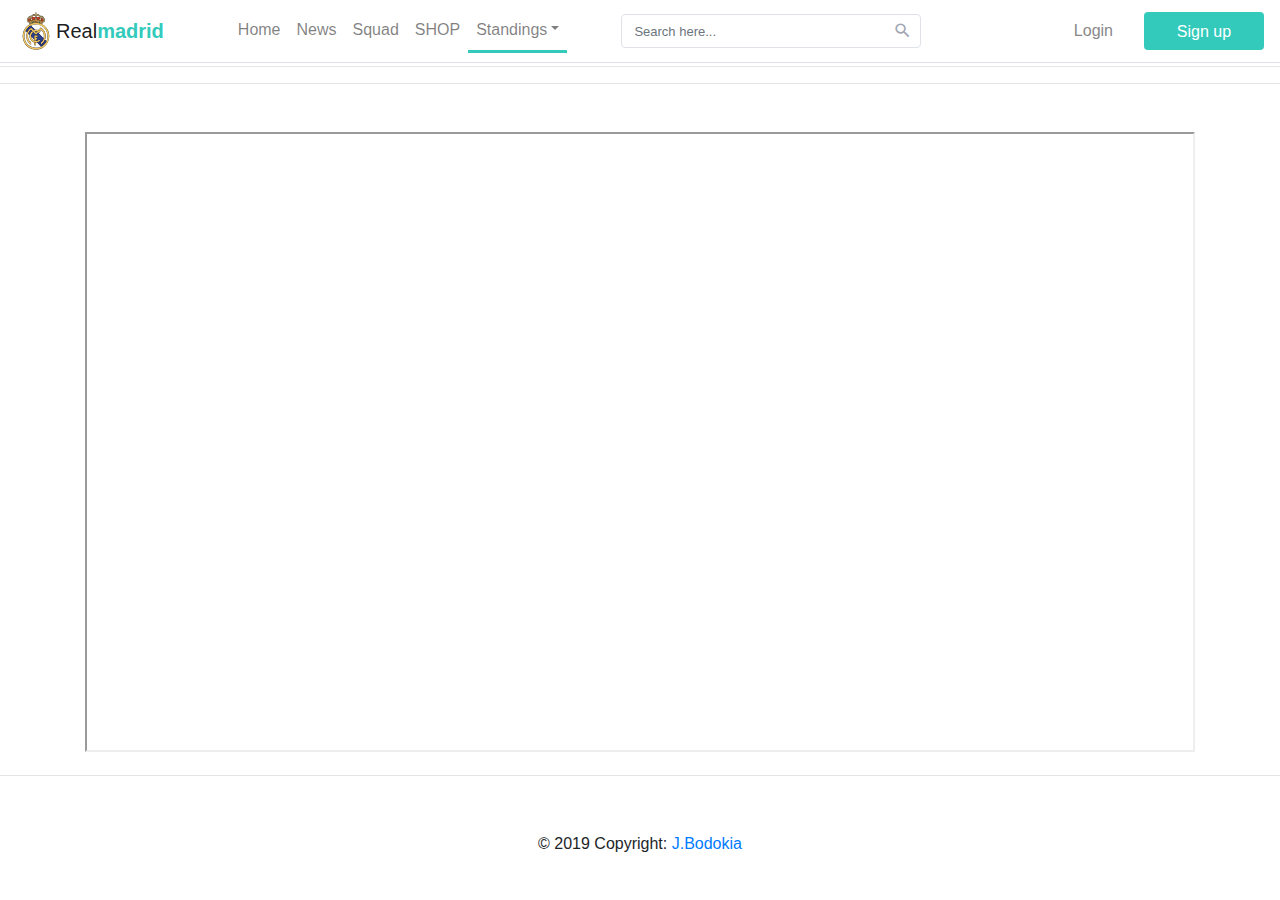
<file: cl.html>
<!DOCTYPE html>
<html lang="en">
  <head>
    <!-- Required meta tags -->
    <meta charset="utf-8">
    <meta name="viewport" content="width=device-width, initial-scale=1, shrink-to-fit=no">

    <!-- Bootstrap CSS -->
    <link href="https://fonts.googleapis.com/icon?family=Material+Icons" rel="stylesheet">
    <link rel="stylesheet" href="https://stackpath.bootstrapcdn.com/bootstrap/4.3.1/css/bootstrap.min.css" integrity="sha384-ggOyR0iXCbMQv3Xipma34MD+dH/1fQ784/j6cY/iJTQUOhcWr7x9JvoRxT2MZw1T" crossorigin="anonymous">
<!--     <link rel="stylesheet" type="text/css" href="css/reset.css"> -->
    <link rel="stylesheet" type="text/css" href="css/style.css">
    <link href="[data-uri]" rel="icon" type="image/x-icon" />
    <link rel="stylesheet" href="https://cdnjs.cloudflare.com/ajax/libs/font-awesome/4.7.0/css/font-awesome.min.css">
    <link rel="stylesheet" href="https://d1azc1qln24ryf.cloudfront.net/114779/Socicon/style-cf.css?u8vidh">




    <title>Champions League</title>
  </head>


  <body class="body-bg" background="#">

  	<header>
	<div class="bs-example">
    <nav class="navbar navbar-default navbar-expand-lg navbar-light fixed-top">
	<div class="navbar-header d-flex col">
		<img class="logo" src="img/logo.svg" alt="logo">
		<a class="navbar-brand" href="#">Real<b>madrid</b></a>  		
		<button type="button" data-target="#navbarCollapse" data-toggle="collapse" class="navbar-toggle navbar-toggler ml-auto">
			<span class="navbar-toggler-icon"></span>
			<span class="icon-bar"></span>
			<span class="icon-bar"></span>
			<span class="icon-bar"></span>
		</button>
	</div>
	<!-- Collection of nav links, forms, and other content for toggling -->
	<div id="navbarCollapse" class="collapse navbar-collapse justify-content-start">
		<ul class="nav navbar-nav">
			<li class="nav-item nav-hover"><a href="index.html" class="nav-link">Home</a></li>
			<li class="nav-item nav-hover"><a href="news.html" class="nav-link">News</a></li>	
			<li class="nav-item nav-hover"><a href="team.html" class="nav-link">Squad</a></li>			
			<li class="nav-item nav-hover"><a href="shop.html" class="nav-link">SHOP</a></li>
			<li class="nav-item nav-hover dropdown">
				<a data-toggle="dropdown" class="nav-link dropdown-toggle active-page" href="#">Standings<b class="caret"></b></a>
				<ul class="dropdown-menu">					
					<li><a href="standings.html" class="dropdown-item nav-hover">La-Liga</a></li>
					<li><a href="cl.html" class="dropdown-item nav-hover active-page">Champions-League</a></li>
				</ul>
			</li>
		</ul>
		<form class="navbar-form form-inline ml-4">
			<div class="input-group search-box">								
				<input type="text" id="search" class="form-control" placeholder="Search here...">
				<span class="input-group-addon"><i class="material-icons">&#xE8B6;</i></span>
			</div>
		</form>
		<ul class="nav navbar-nav navbar-right ml-auto">			
			<li class="nav-item">
				<a href="#" data-toggle="dropdown" class="btn mt-1 mb-1">Login</a>
				<ul class="dropdown-menu form-wrapper">					
					<li>
						<form action="/examples/actions/confirmation.php" method="post">
							<p class="hint-text">Sign in with your social media account</p>
							<div class="form-group social-btn clearfix">
								<a href="#" class="btn btn-primary pull-left"><i class="fa fa-facebook"></i> Facebook</a>
								<a href="#" class="btn btn-info pull-right"><i class="fa fa-twitter"></i> Twitter</a>
							</div>
							<div class="or-seperator"><b>or</b></div>
							<div class="form-group">
								<input type="text" class="form-control" placeholder="Username" required="required">
							</div>
							<div class="form-group">
								<input type="password" class="form-control" placeholder="Password" required="required">
							</div>
							<input type="submit" class="btn btn-primary btn-block" value="Login">
							<div class="form-footer">
								<a href="#">Forgot Your password?</a>
							</div>
						</form>
					</li>
				</ul>
			</li>
			<li class="nav-item">
				<a href="#" data-toggle="dropdown" class="btn btn-primary dropdown-toggle get-started-btn mt-1 mb-1">Sign up</a>
				<ul class="dropdown-menu form-wrapper">					
					<li>
						<form action="/examples/actions/confirmation.php" method="post">
							<p class="hint-text">Fill in this form to create your account!</p>
							<div class="form-group">
								<input type="text" class="form-control" placeholder="Username" required="required">
							</div>
							<div class="form-group">
								<input type="password" class="form-control" placeholder="Password" required="required">
							</div>
							<div class="form-group">
								<input type="password" class="form-control" placeholder="Confirm Password" required="required">
							</div>
							<div class="form-group">
								<label class="checkbox-inline"><input type="checkbox" required="required"> I accept the <a href="#">Terms &amp; Conditions</a></label>
							</div>
							<input type="submit" class="btn btn-primary btn-block" value="Sign up">
						</form>
					</li>
				</ul>
			</li>
		</ul>
	</div>
</nav>
</div>
</header>

  <!--   <section id="slider">
    	<div class="container-fluid">
    		<div id="carouselExampleIndicators" class="carousel slide" data-ride="carousel">
  <ol class="carousel-indicators">
    <li data-target="#carouselExampleIndicators" data-slide-to="0" class="active"></li>
    <li data-target="#carouselExampleIndicators" data-slide-to="1"></li>
    <li data-target="#carouselExampleIndicators" data-slide-to="2"></li>
  </ol>
  <div class="carousel-inner">
    <div class="carousel-item active" style="background-image: url(img/cover1.jpg)">
    </div>
    <div class="carousel-item" style="background-image: url(img/cover2.png)">    
    </div>
    <div class="carousel-item" style="background-image: url(img/cover3.jpg)">
    </div>
  </div>
  <a class="carousel-control-prev" href="#carouselExampleIndicators" role="button" data-slide="prev">
    <span class="carousel-control-prev-icon" aria-hidden="true"></span>
    <span class="sr-only">Previous</span>
  </a>
  <a class="carousel-control-next" href="#carouselExampleIndicators" role="button" data-slide="next">
    <span class="carousel-control-next-icon" aria-hidden="true"></span>
    <span class="sr-only">Next</span>
  </a>
</div>
    	</div>
    </section> -->


    <!-- SECTION 1 -->
    <hr>
    <hr>

    <div class="container mt-5">
    	<iframe width="100%" height="620" scrolling="yes" src="https://www.flashscore.com/draw/lvx4aOUR/6eGzyy0c/#draw"></iframe>
    </div>


    <hr>


</section>



<footer class="page-footer font-small unique-color-dark pt-4">

  </div>

  <div class="footer-copyright text-center py-3">© 2019 Copyright:
    <a href="https://github.com/jemiko1" target="_blank"> J.Bodokia</a>
  </div>

</footer>



    <!-- Optional JavaScript -->
    <!-- jQuery first, then Popper.js, then Bootstrap JS -->
    <script src="https://code.jquery.com/jquery-3.3.1.slim.min.js" integrity="sha384-q8i/X+965DzO0rT7abK41JStQIAqVgRVzpbzo5smXKp4YfRvH+8abtTE1Pi6jizo" crossorigin="anonymous"></script>
    <script src="https://cdnjs.cloudflare.com/ajax/libs/popper.js/1.14.7/umd/popper.min.js" integrity="sha384-UO2eT0CpHqdSJQ6hJty5KVphtPhzWj9WO1clHTMGa3JDZwrnQq4sF86dIHNDz0W1" crossorigin="anonymous"></script>
    <script src="https://stackpath.bootstrapcdn.com/bootstrap/4.3.1/js/bootstrap.min.js" integrity="sha384-JjSmVgyd0p3pXB1rRibZUAYoIIy6OrQ6VrjIEaFf/nJGzIxFDsf4x0xIM+B07jRM" crossorigin="anonymous"></script>
  </body>
</html>
</file>
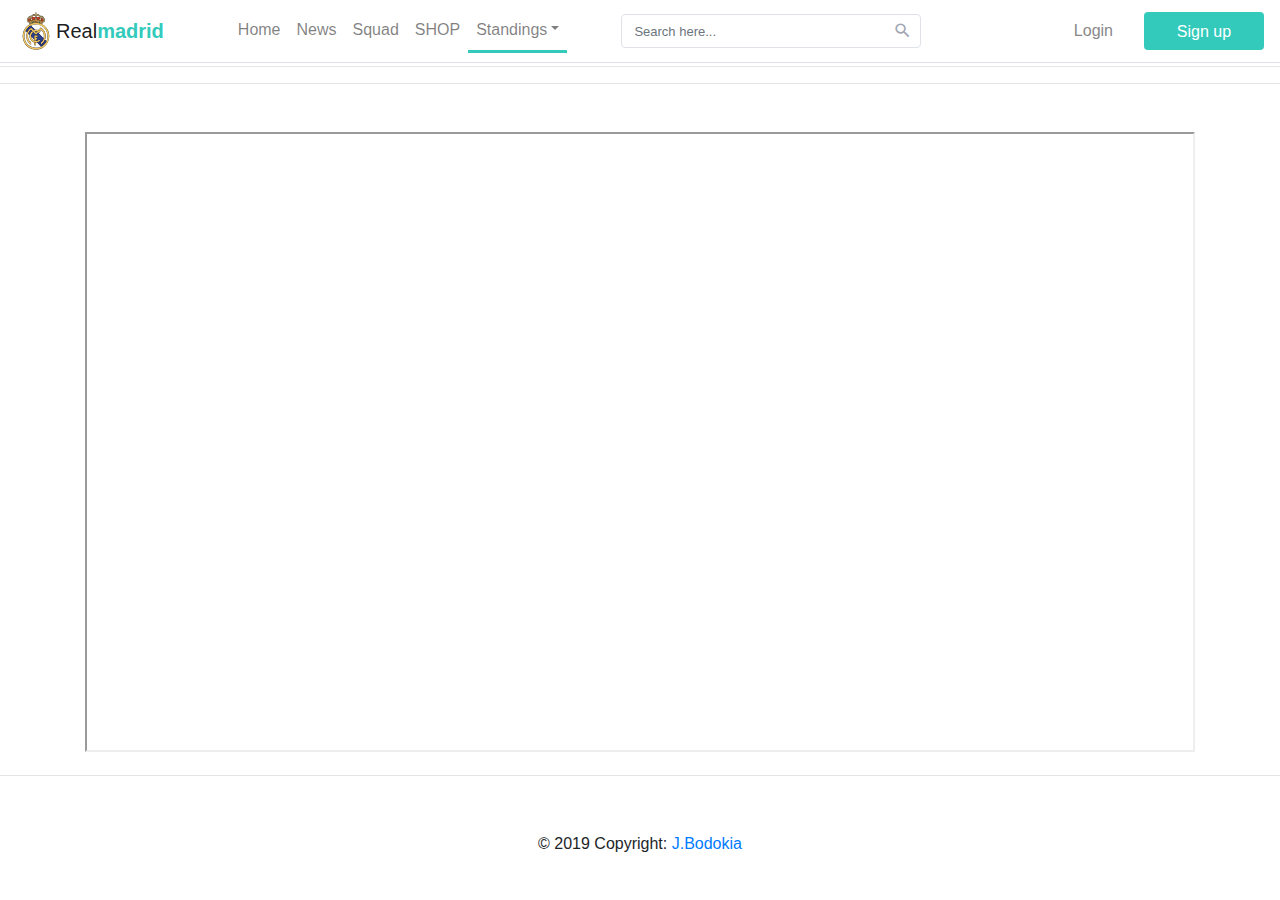
<file: standings.html>
<!DOCTYPE html>
<html lang="en">
  <head>
    <!-- Required meta tags -->
    <meta charset="utf-8">
    <meta name="viewport" content="width=device-width, initial-scale=1, shrink-to-fit=no">

    <!-- Bootstrap CSS -->
    <link href="https://fonts.googleapis.com/icon?family=Material+Icons" rel="stylesheet">
    <link rel="stylesheet" href="https://stackpath.bootstrapcdn.com/bootstrap/4.3.1/css/bootstrap.min.css" integrity="sha384-ggOyR0iXCbMQv3Xipma34MD+dH/1fQ784/j6cY/iJTQUOhcWr7x9JvoRxT2MZw1T" crossorigin="anonymous">
<!--     <link rel="stylesheet" type="text/css" href="css/reset.css"> -->
    <link rel="stylesheet" type="text/css" href="css/style.css">
    <link href="[data-uri]" rel="icon" type="image/x-icon" />
    <link rel="stylesheet" href="https://cdnjs.cloudflare.com/ajax/libs/font-awesome/4.7.0/css/font-awesome.min.css">
    <link rel="stylesheet" href="https://d1azc1qln24ryf.cloudfront.net/114779/Socicon/style-cf.css?u8vidh">




    <title>La Liga Standings</title>
  </head>


  <body>

  	<header>
	<div class="bs-example">
    <nav class="navbar navbar-default navbar-expand-lg navbar-light fixed-top">
	<div class="navbar-header d-flex col">
		<img class="logo" src="img/logo.svg" alt="logo">
		<a class="navbar-brand" href="#">Real<b>madrid</b></a>  		
		<button type="button" data-target="#navbarCollapse" data-toggle="collapse" class="navbar-toggle navbar-toggler ml-auto">
			<span class="navbar-toggler-icon"></span>
			<span class="icon-bar"></span>
			<span class="icon-bar"></span>
			<span class="icon-bar"></span>
		</button>
	</div>
	<!-- Collection of nav links, forms, and other content for toggling -->
	<div id="navbarCollapse" class="collapse navbar-collapse justify-content-start">
		<ul class="nav navbar-nav">
			<li class="nav-item nav-hover"><a href="index.html" class="nav-link">Home</a></li>
			<li class="nav-item nav-hover"><a href="news.html" class="nav-link">News</a></li>	
			<li class="nav-item nav-hover"><a href="team.html" class="nav-link">Squad</a></li>			
			<li class="nav-item nav-hover"><a href="shop.html" class="nav-link">SHOP</a></li>
			<li class="nav-item nav-hover dropdown">
				<a data-toggle="dropdown" class="nav-link dropdown-toggle active-page" href="#">Standings<b class="caret"></b></a>
				<ul class="dropdown-menu">					
					<li><a href="standings.html" class="dropdown-item nav-hover active-page">La-Liga</a></li>
					<li><a href="cl.html" class="dropdown-item nav-hover">Champions-League</a></li>
				</ul>
			</li>
		</ul>
		<form class="navbar-form form-inline ml-4">
			<div class="input-group search-box">								
				<input type="text" id="search" class="form-control" placeholder="Search here...">
				<span class="input-group-addon"><i class="material-icons">&#xE8B6;</i></span>
			</div>
		</form>
		<ul class="nav navbar-nav navbar-right ml-auto">			
			<li class="nav-item">
				<a href="#" data-toggle="dropdown" class="btn mt-1 mb-1">Login</a>
				<ul class="dropdown-menu form-wrapper">					
					<li>
						<form action="/examples/actions/confirmation.php" method="post">
							<p class="hint-text">Sign in with your social media account</p>
							<div class="form-group social-btn clearfix">
								<a href="#" class="btn btn-primary pull-left"><i class="fa fa-facebook"></i> Facebook</a>
								<a href="#" class="btn btn-info pull-right"><i class="fa fa-twitter"></i> Twitter</a>
							</div>
							<div class="or-seperator"><b>or</b></div>
							<div class="form-group">
								<input type="text" class="form-control" placeholder="Username" required="required">
							</div>
							<div class="form-group">
								<input type="password" class="form-control" placeholder="Password" required="required">
							</div>
							<input type="submit" class="btn btn-primary btn-block" value="Login">
							<div class="form-footer">
								<a href="#">Forgot Your password?</a>
							</div>
						</form>
					</li>
				</ul>
			</li>
			<li class="nav-item">
				<a href="#" data-toggle="dropdown" class="btn btn-primary dropdown-toggle get-started-btn mt-1 mb-1">Sign up</a>
				<ul class="dropdown-menu form-wrapper">					
					<li>
						<form action="/examples/actions/confirmation.php" method="post">
							<p class="hint-text">Fill in this form to create your account!</p>
							<div class="form-group">
								<input type="text" class="form-control" placeholder="Username" required="required">
							</div>
							<div class="form-group">
								<input type="password" class="form-control" placeholder="Password" required="required">
							</div>
							<div class="form-group">
								<input type="password" class="form-control" placeholder="Confirm Password" required="required">
							</div>
							<div class="form-group">
								<label class="checkbox-inline"><input type="checkbox" required="required"> I accept the <a href="#">Terms &amp; Conditions</a></label>
							</div>
							<input type="submit" class="btn btn-primary btn-block" value="Sign up">
						</form>
					</li>
				</ul>
			</li>
		</ul>
	</div>
</nav>
</div>
</header>


    <hr>
    <hr>

    <div>

    <div class="container mt-5">
    	<iframe class="score-fr" scrolling="no" src="https://www.flashscore.com/standings/MuzoWLiS/MNGIgau5/#table;overall"></iframe>
    </div>


    <hr>


	</div>

	<footer class="page-footer font-small unique-color-dark pt-4">

  </div>

  <div class="footer-copyright text-center py-3">© 2019 Copyright:
    <a href="https://github.com/jemiko1" target="_blank"> J.Bodokia</a>
  </div>

</footer>



    <!-- Optional JavaScript -->
    <!-- jQuery first, then Popper.js, then Bootstrap JS -->
    <script src="https://code.jquery.com/jquery-3.3.1.slim.min.js" integrity="sha384-q8i/X+965DzO0rT7abK41JStQIAqVgRVzpbzo5smXKp4YfRvH+8abtTE1Pi6jizo" crossorigin="anonymous"></script>
    <script src="https://cdnjs.cloudflare.com/ajax/libs/popper.js/1.14.7/umd/popper.min.js" integrity="sha384-UO2eT0CpHqdSJQ6hJty5KVphtPhzWj9WO1clHTMGa3JDZwrnQq4sF86dIHNDz0W1" crossorigin="anonymous"></script>
    <script src="https://stackpath.bootstrapcdn.com/bootstrap/4.3.1/js/bootstrap.min.js" integrity="sha384-JjSmVgyd0p3pXB1rRibZUAYoIIy6OrQ6VrjIEaFf/nJGzIxFDsf4x0xIM+B07jRM" crossorigin="anonymous"></script>
  </body>
</html>
</file>
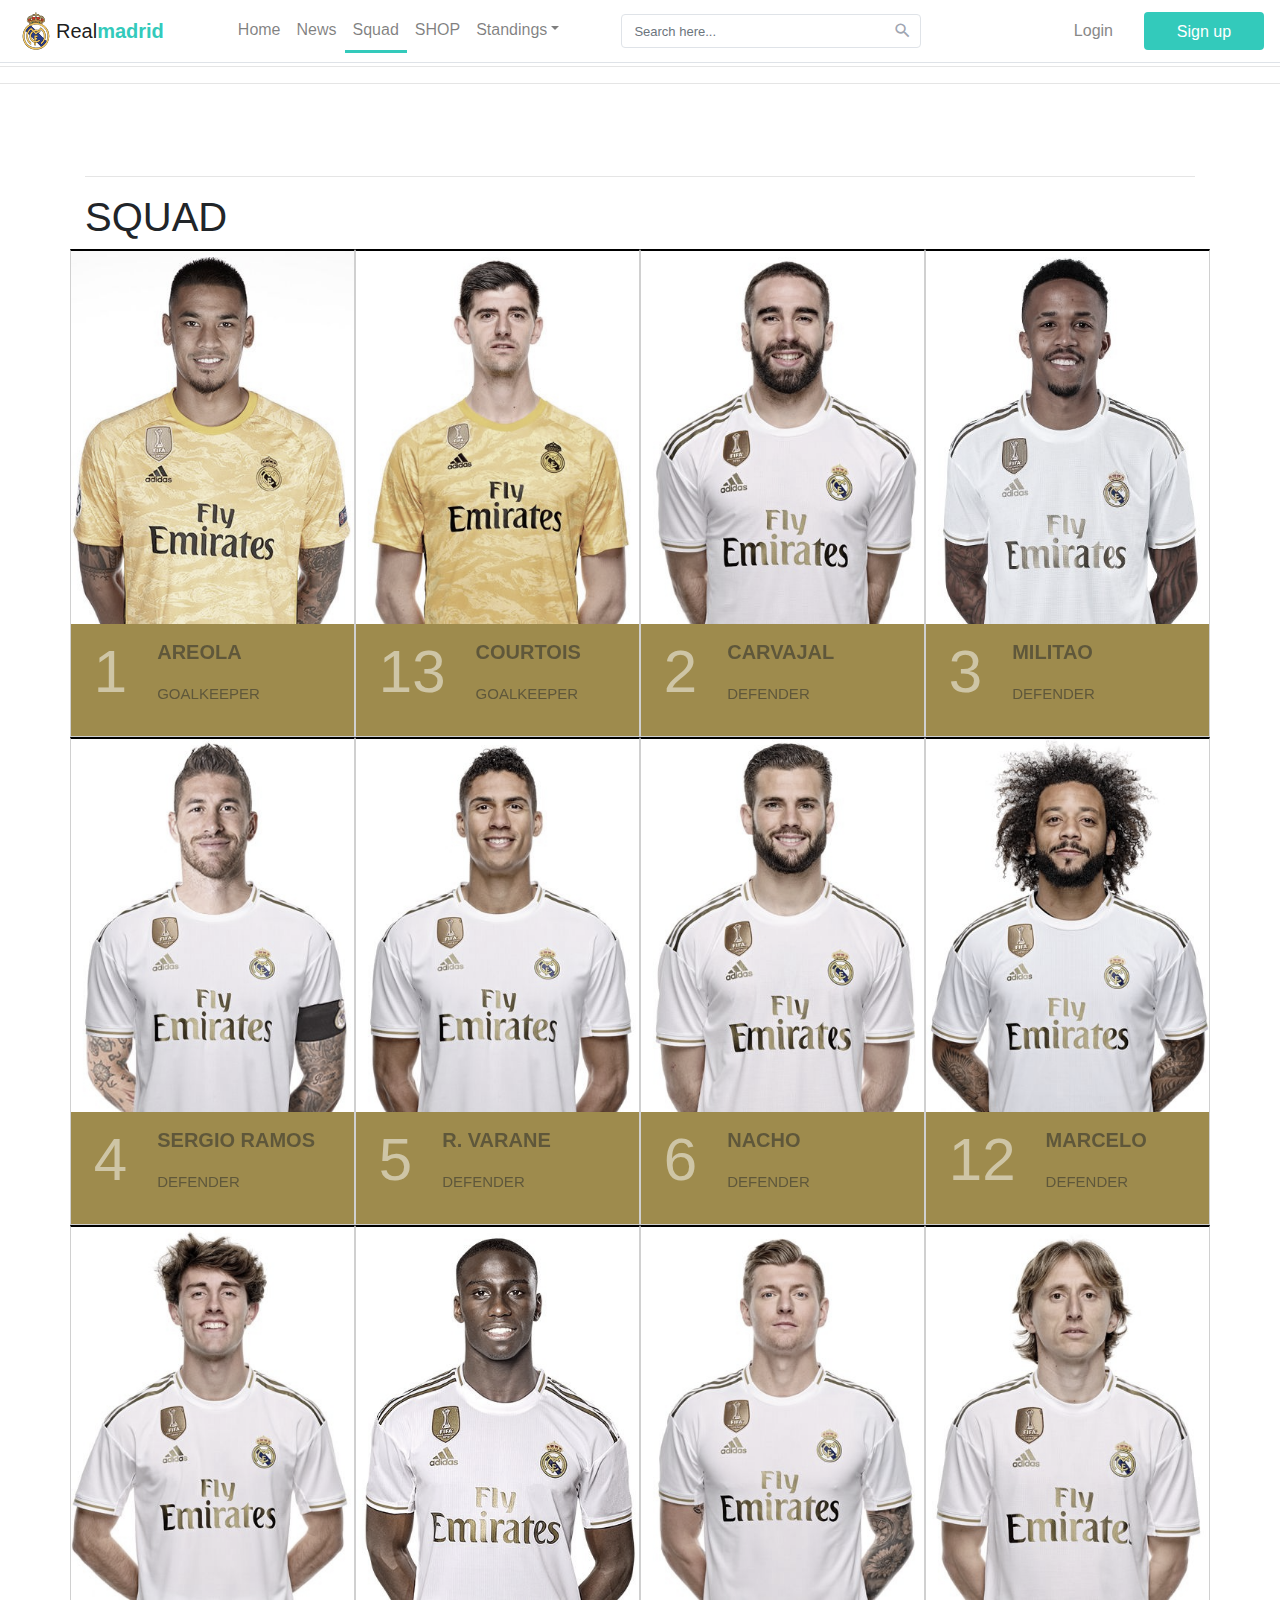
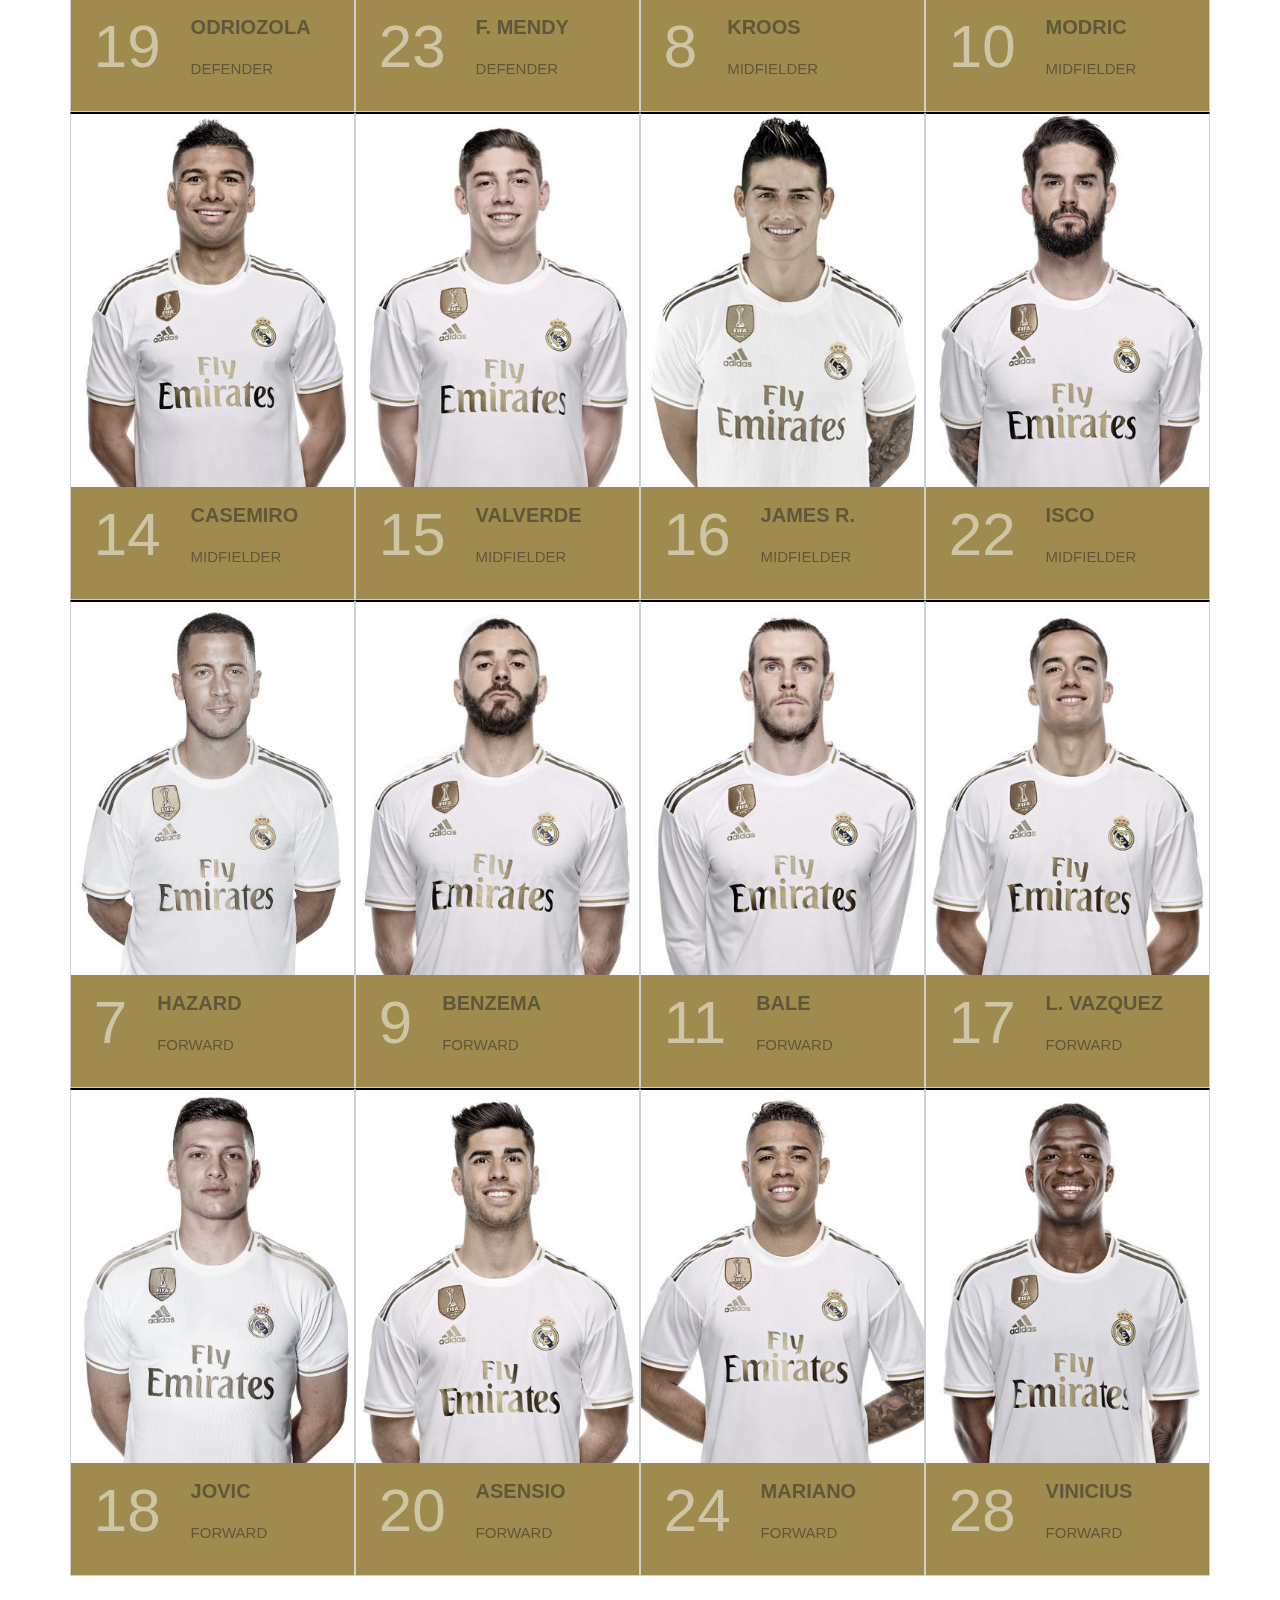
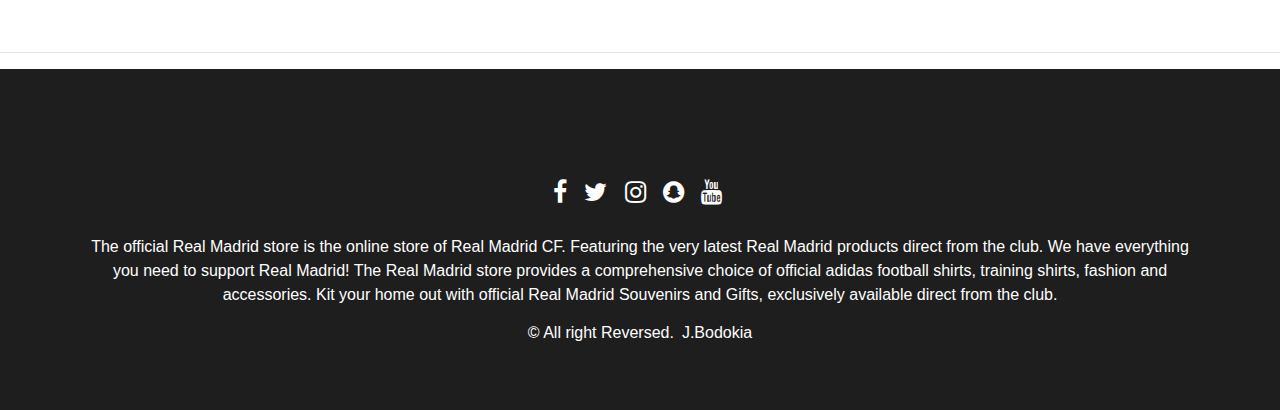
<file: team.html>
<!DOCTYPE html>
<html lang="en">
  <head>
    <!-- Required meta tags -->
    <meta charset="utf-8">
    <meta name="viewport" content="width=device-width, initial-scale=1, shrink-to-fit=no">

    <!-- Bootstrap CSS -->
    <link href="https://fonts.googleapis.com/icon?family=Material+Icons" rel="stylesheet">
    <link rel="stylesheet" href="https://stackpath.bootstrapcdn.com/bootstrap/4.3.1/css/bootstrap.min.css" integrity="sha384-ggOyR0iXCbMQv3Xipma34MD+dH/1fQ784/j6cY/iJTQUOhcWr7x9JvoRxT2MZw1T" crossorigin="anonymous">
<!--     <link rel="stylesheet" type="text/css" href="css/reset.css"> -->
    <link rel="stylesheet" type="text/css" href="css/style.css">
    <link href="[data-uri]" rel="icon" type="image/x-icon" />
    <link rel="stylesheet" href="https://cdnjs.cloudflare.com/ajax/libs/font-awesome/4.7.0/css/font-awesome.min.css">
    <link rel="stylesheet" href="https://d1azc1qln24ryf.cloudfront.net/114779/Socicon/style-cf.css?u8vidh">




    <title>Real Madrid / Squad</title>
  </head>

  <body>

  	<header>
    <div class="bs-example">
    <nav class="navbar navbar-default navbar-expand-lg navbar-light fixed-top">
    <div class="navbar-header d-flex col">
        <img class="logo" src="img/logo.svg" alt="logo">
        <a class="navbar-brand" href="#">Real<b>madrid</b></a>          
        <button type="button" data-target="#navbarCollapse" data-toggle="collapse" class="navbar-toggle navbar-toggler ml-auto">
            <span class="navbar-toggler-icon"></span>
            <span class="icon-bar"></span>
            <span class="icon-bar"></span>
            <span class="icon-bar"></span>
        </button>
    </div>
    <!-- Collection of nav links, forms, and other content for toggling -->
    <div id="navbarCollapse" class="collapse navbar-collapse justify-content-start">
        <ul class="nav navbar-nav">
            <li class="nav-item nav-hover"><a href="index.html" class="nav-link">Home</a></li>
            <li class="nav-item nav-hover"><a href="news.html" class="nav-link">News</a></li>   
            <li class="nav-item nav-hover active-page"><a href="team.html" class="nav-link">Squad</a></li>          
            <li class="nav-item nav-hover"><a href="shop.html" class="nav-link">SHOP</a></li>
            <li class="nav-item nav-hover dropdown">
                <a data-toggle="dropdown" class="nav-link dropdown-toggle" href="#">Standings<b class="caret"></b></a>
                <ul class="dropdown-menu">                  
                    <li><a href="standings.html" class="dropdown-item nav-hover">La-Liga</a></li>
                    <li><a href="cl.html" class="dropdown-item nav-hover">Champions-League</a></li>
                </ul>
            </li>
        </ul>
        <form class="navbar-form form-inline ml-4">
            <div class="input-group search-box">                                
                <input type="text" id="search" class="form-control" placeholder="Search here...">
                <span class="input-group-addon"><i class="material-icons">&#xE8B6;</i></span>
            </div>
        </form>
        <ul class="nav navbar-nav navbar-right ml-auto">            
            <li class="nav-item">
                <a href="#" data-toggle="dropdown" class="btn mt-1 mb-1">Login</a>
                <ul class="dropdown-menu form-wrapper">                 
                    <li>
                        <form action="/examples/actions/confirmation.php" method="post">
                            <p class="hint-text">Sign in with your social media account</p>
                            <div class="form-group social-btn clearfix">
                                <a href="#" class="btn btn-primary pull-left"><i class="fa fa-facebook"></i> Facebook</a>
                                <a href="#" class="btn btn-info pull-right"><i class="fa fa-twitter"></i> Twitter</a>
                            </div>
                            <div class="or-seperator"><b>or</b></div>
                            <div class="form-group">
                                <input type="text" class="form-control" placeholder="Username" required="required">
                            </div>
                            <div class="form-group">
                                <input type="password" class="form-control" placeholder="Password" required="required">
                            </div>
                            <input type="submit" class="btn btn-primary btn-block" value="Login">
                            <div class="form-footer">
                                <a href="#">Forgot Your password?</a>
                            </div>
                        </form>
                    </li>
                </ul>
            </li>
            <li class="nav-item">
                <a href="#" data-toggle="dropdown" class="btn btn-primary dropdown-toggle get-started-btn mt-1 mb-1">Sign up</a>
                <ul class="dropdown-menu form-wrapper">                 
                    <li>
                        <form action="/examples/actions/confirmation.php" method="post">
                            <p class="hint-text">Fill in this form to create your account!</p>
                            <div class="form-group">
                                <input type="text" class="form-control" placeholder="Username" required="required">
                            </div>
                            <div class="form-group">
                                <input type="password" class="form-control" placeholder="Password" required="required">
                            </div>
                            <div class="form-group">
                                <input type="password" class="form-control" placeholder="Confirm Password" required="required">
                            </div>
                            <div class="form-group">
                                <label class="checkbox-inline"><input type="checkbox" required="required"> I accept the <a href="#">Terms &amp; Conditions</a></label>
                            </div>
                            <input type="submit" class="btn btn-primary btn-block" value="Sign up">
                        </form>
                    </li>
                </ul>
            </li>
        </ul>
    </div>
</nav>
</div>
</header>
<hr>
<hr>



    <!-- START THE FEATURETTES -->
   <section class="container">

    <hr>
    <h1> SQUAD </h1>
    <div class="row">

    	<div class="player-box col-xl-3 col-md-4 col-sm-6 col-xs-12">
    		<img src="img/squad/areola.jpg" alt="image">
    		<div class="under-box d-flex">
    			<p class="player-number">1<p>
    				<div>
    			<p class="player-name">AREOLA<p>
    			<p class="player-pos">Goalkeeper</p>
    				</div>
    		</div>

    	</div>
    	<div class="player-box col-xl-3 col-md-4 col-sm-6 col-xs-12">
    		<img src="img/squad/courtois.jpg" alt="image">
    		<div class="under-box d-flex">
    			<p class="player-number">13<p>
    				<div>
    			<p class="player-name">COURTOIS<p>
    			<p class="player-pos">Goalkeeper</p>
    				</div>
    		</div>

    	</div>
    	<div class="player-box col-xl-3 col-md-4 col-sm-6 col-xs-12">
    		<img src="img/squad/carvajal.jpg" alt="image">
    		<div class="under-box d-flex">
    			<p class="player-number">2<p>
    				<div>
    			<p class="player-name">CARVAJAL<p>
    			<p class="player-pos">Defender</p>
    				</div>
    		</div>

    	</div>
    	<div class="player-box col-xl-3 col-md-4 col-sm-6 col-xs-12">
    		<img src="img/squad/militao.jpg" alt="image">
    		<div class="under-box d-flex">
    			<p class="player-number">3<p>
    				<div>
    			<p class="player-name">MILITAO<p>
    			<p class="player-pos">Defender</p>
    				</div>
    		</div>

    	</div>
    	<div class="player-box col-xl-3 col-md-4 col-sm-6 col-xs-12">
    		<img src="img/squad/ramos.jpg" alt="image">
    		<div class="under-box d-flex">
    			<p class="player-number">4<p>
    				<div>
    			<p class="player-name">SERGIO RAMOS<p>
    			<p class="player-pos">Defender</p>
    				</div>
    		</div>

    	</div>
    	<div class="player-box col-xl-3 col-md-4 col-sm-6 col-xs-12">
    		<img src="img/squad/varane.jpg" alt="image">
    		<div class="under-box d-flex">
    			<p class="player-number">5<p>
    				<div>
    			<p class="player-name">R. VARANE<p>
    			<p class="player-pos">Defender</p>
    				</div>
    		</div>

    	</div>
    	<div class="player-box col-xl-3 col-md-4 col-sm-6 col-xs-12">
    		<img src="img/squad/nacho.jpg" alt="image">
    		<div class="under-box d-flex">
    			<p class="player-number">6<p>
    				<div>
    			<p class="player-name">NACHO<p>
    			<p class="player-pos">Defender</p>
    				</div>
    		</div>

    	</div>
    	<div class="player-box col-xl-3 col-md-4 col-sm-6 col-xs-12">
    		<img src="img/squad/marcelo.jpg" alt="image">
    		<div class="under-box d-flex">
    			<p class="player-number">12<p>
    				<div>
    			<p class="player-name">MARCELO<p>
    			<p class="player-pos">Defender</p>
    				</div>
    		</div>

    	</div>
    	<div class="player-box col-xl-3 col-md-4 col-sm-6 col-xs-12">
    		<img src="img/squad/odri.jpg" alt="image">
    		<div class="under-box d-flex">
    			<p class="player-number">19<p>
    				<div>
    			<p class="player-name">ODRIOZOLA<p>
    			<p class="player-pos">Defender</p>
    				</div>
    		</div>

    	</div>
    	<div class="player-box col-xl-3 col-md-4 col-sm-6 col-xs-12">
    		<img src="img/squad/mendy.jpg" alt="image">
    		<div class="under-box d-flex">
    			<p class="player-number">23<p>
    				<div>
    			<p class="player-name">F. MENDY<p>
    			<p class="player-pos">Defender</p>
    				</div>
    		</div>

    	</div>
    	<div class="player-box col-xl-3 col-md-4 col-sm-6 col-xs-12">
    		<img src="img/squad/kroos.jpg" alt="image">
    		<div class="under-box d-flex">
    			<p class="player-number">8<p>
    				<div>
    			<p class="player-name">KROOS<p>
    			<p class="player-pos">Midfielder</p>
    				</div>
    		</div>

    	</div>
    	<div class="player-box col-xl-3 col-md-4 col-sm-6 col-xs-12">
    		<img src="img/squad/modric.jpg" alt="image">
    		<div class="under-box d-flex">
    			<p class="player-number">10<p>
    				<div>
    			<p class="player-name">MODRIC<p>
    			<p class="player-pos">Midfielder</p>
    				</div>
    		</div>

    	</div>
    	<div class="player-box col-xl-3 col-md-4 col-sm-6 col-xs-12">
    		<img src="img/squad/casemiro.jpg" alt="image">
    		<div class="under-box d-flex">
    			<p class="player-number">14<p>
    				<div>
    			<p class="player-name">CASEMIRO<p>
    			<p class="player-pos">Midfielder</p>
    				</div>
    		</div>

    	</div>
    	<div class="player-box col-xl-3 col-md-4 col-sm-6 col-xs-12">
    		<img src="img/squad/valverde.jpg" alt="image">
    		<div class="under-box d-flex">
    			<p class="player-number">15<p>
    				<div>
    			<p class="player-name">VALVERDE<p>
    			<p class="player-pos">Midfielder</p>
    				</div>
    		</div>

    	</div>
    	<div class="player-box col-xl-3 col-md-4 col-sm-6 col-xs-12">
    		<img src="img/squad/james.jpg" alt="image">
    		<div class="under-box d-flex">
    			<p class="player-number">16<p>
    				<div>
    			<p class="player-name">JAMES R.<p>
    			<p class="player-pos">Midfielder</p>
    				</div>
    		</div>

    	</div>
    	<div class="player-box col-xl-3 col-md-4 col-sm-6 col-xs-12">
    		<img src="img/squad/isco.jpg" alt="image">
    		<div class="under-box d-flex">
    			<p class="player-number">22<p>
    				<div>
    			<p class="player-name">ISCO<p>
    			<p class="player-pos">Midfielder</p>
    				</div>
    		</div>

    	</div>
        <div class="player-box col-xl-3 col-md-4 col-sm-6 col-xs-12">
            <img src="img/squad/hazard.jpg" alt="image">
            <div class="under-box d-flex">
                <p class="player-number">7<p>
                    <div>
                <p class="player-name">HAZARD<p>
                <p class="player-pos">Forward</p>
                    </div>
            </div>

        </div>
        <div class="player-box col-xl-3 col-md-4 col-sm-6 col-xs-12">
            <img src="img/squad/benzema.jpg" alt="image">
            <div class="under-box d-flex">
                <p class="player-number">9<p>
                    <div>
                <p class="player-name">BENZEMA<p>
                <p class="player-pos">Forward</p>
                    </div>
            </div>

        </div>
        <div class="player-box col-xl-3 col-md-4 col-sm-6 col-xs-12">
            <img src="img/squad/bale.jpg" alt="image">
            <div class="under-box d-flex">
                <p class="player-number">11<p>
                    <div>
                <p class="player-name">BALE<p>
                <p class="player-pos">Forward</p>
                    </div>
            </div>

        </div>
        <div class="player-box col-xl-3 col-md-4 col-sm-6 col-xs-12">
            <img src="img/squad/lucas.jpg" alt="image">
            <div class="under-box d-flex">
                <p class="player-number">17<p>
                    <div>
                <p class="player-name">L. VAZQUEZ<p>
                <p class="player-pos">Forward</p>
                    </div>
            </div>

        </div>
        <div class="player-box col-xl-3 col-md-4 col-sm-6 col-xs-12">
            <img src="img/squad/jovic.jpg" alt="image">
            <div class="under-box d-flex">
                <p class="player-number">18<p>
                    <div>
                <p class="player-name">JOVIC<p>
                <p class="player-pos">Forward</p>
                    </div>
            </div>

        </div>
        <div class="player-box col-xl-3 col-md-4 col-sm-6 col-xs-12">
            <img src="img/squad/asensio.jpg" alt="image">
            <div class="under-box d-flex">
                <p class="player-number">20<p>
                    <div>
                <p class="player-name">ASENSIO<p>
                <p class="player-pos">Forward</p>
                    </div>
            </div>

        </div>
        <div class="player-box col-xl-3 col-md-4 col-sm-6 col-xs-12">
            <img src="img/squad/mariano.jpg" alt="image">
            <div class="under-box d-flex">
                <p class="player-number">24<p>
                    <div>
                <p class="player-name">MARIANO<p>
                <p class="player-pos">Forward</p>
                    </div>
            </div>

        </div>

        <div class="player-box col-xl-3 col-md-4 col-sm-6 col-xs-12">
            <img src="img/squad/vini.jpg" alt="image">
            <div class="under-box d-flex">
                <p class="player-number">28<p>
                    <div>
                <p class="player-name">VINICIUS<p>
                <p class="player-pos">Forward</p>
            </div>
        </div>

        </div>
    </div>

   </section>
   <hr>



<!-- Footer -->
    <section id="footer">
        <div class="container">
            <div class="row">
                <div class="col-xs-12 col-sm-12 col-md-12 mt-2 mt-sm-5">
                    <ul class="list-unstyled list-inline social text-center">
                        <li class="list-inline-item"><a href="https://www.facebook.com/RealMadrid/" target="_blank"><i class="fa fa-facebook"></i></a></li>
                        <li class="list-inline-item"><a href="https://twitter.com/realmadriden" target="_blank"><i class="fa fa-twitter"></i></a></li>
                        <li class="list-inline-item"><a href="https://www.instagram.com/realmadrid/" target="_blank"><i class="fa fa-instagram"></i></a></li>
                        <li class="list-inline-item"><a href="https://www.snapchat.com/add/realmadrid"><i class="fa fa-snapchat"></i></a></li>
                        <li class="list-inline-item"><a href="https://www.youtube.com/realmadrid" target="_blank"><i class="fa fa-youtube"></i></a></li>
                    </ul>
                </div>
                <hr>
            </div>  
            <div class="row">
                <div class="col-xs-12 col-sm-12 col-md-12 mt-2 mt-sm-2 text-center text-white">
                    <p>The official Real Madrid store is the online store of Real Madrid CF. Featuring the very latest Real Madrid products direct from the club. We have everything you need to support Real Madrid! The Real Madrid store provides a comprehensive choice of official adidas football shirts, training shirts, fashion and accessories. Kit your home out with official Real Madrid Souvenirs and Gifts, exclusively available direct from the club.</p>
                    <p class="h6">© All right Reversed.<a class="text-green ml-2" href="https://github.com/jemiko1" target="_blank">J.Bodokia</a></p>
                </div>
                <hr>
            </div>  
        </div>
    </section>
    <!-- ./Footer -->


    <!-- Optional JavaScript -->
    <!-- jQuery first, then Popper.js, then Bootstrap JS -->
    <script src="https://code.jquery.com/jquery-3.3.1.slim.min.js" integrity="sha384-q8i/X+965DzO0rT7abK41JStQIAqVgRVzpbzo5smXKp4YfRvH+8abtTE1Pi6jizo" crossorigin="anonymous"></script>
    <script src="https://cdnjs.cloudflare.com/ajax/libs/popper.js/1.14.7/umd/popper.min.js" integrity="sha384-UO2eT0CpHqdSJQ6hJty5KVphtPhzWj9WO1clHTMGa3JDZwrnQq4sF86dIHNDz0W1" crossorigin="anonymous"></script>
    <script src="https://stackpath.bootstrapcdn.com/bootstrap/4.3.1/js/bootstrap.min.js" integrity="sha384-JjSmVgyd0p3pXB1rRibZUAYoIIy6OrQ6VrjIEaFf/nJGzIxFDsf4x0xIM+B07jRM" crossorigin="anonymous"></script>
  </body>
</html>
</file>
<file: css/style.css>
body{
    padding-top: 50px;
}
.logo{
    width: 40px;
}
.nav-hover:hover{
    background-color: #33cabb;
    border-radius: 5px;
}
.footer{
    background-color: #e6e6e6;
    border-top: solid gray;
    border-width: 1px;
    margin-top: 50px;
    padding-top: 10px;
}
.footer-p{
    font-size: 10px;
    color: gray;
}
.tickets{
    background-color: #ebebeb;
    padding: 2%;
}
.tickets-box:hover {
    opacity: .9;
    -webkit-transform: scale(1.001);
        -ms-transform: scale(1.001);
            transform: scale(1.001);
}
.tickets2{
    background-color: #ebebeb;
    padding: 20px;
    display: none;
}
.laliga{
    width: 50px;
    height: 30%;
    margin: auto 0;
}
.tickets-teams{
    width: 60px;
}
.tickets-title{
    border-left: 0;
    text-align: left;
    border-right: 4px solid transparent;
    text-transform: uppercase;
    font-size: 20px;
    font-weight: 500;
    color: gray;
    margin-top: 20px;
    border-bottom: 4px solid gray;
    margin-bottom: 10px;
    padding-bottom: 10px;
}
.tickets-box{
    background-color: #fff;
    padding: 1%;
    border-radius: 15px;
    margin-top: 5px;
    -webkit-box-shadow: 0 4px 8px 0 rgba(0, 0, 0, 0.2), 0 6px 20px 0 rgba(0, 0, 0, 0.19);
            box-shadow: 0 4px 8px 0 rgba(0, 0, 0, 0.2), 0 6px 20px 0 rgba(0, 0, 0, 0.19);
}
.btn-sm{
    display: none;
}
.matchday{
    font-size: 15px;
}
.matchday2{
    font-size: 15px;
    -ms-flex-item-align: center;
        -ms-grid-row-align: center;
        align-self: center;
}
.date-p{
    font-size: 10px;
}
.tickets-time{
    margin: auto 0;
    font-size: 20px;
    font-weight: bold;
    -ms-flex-item-align: center;
        -ms-grid-row-align: center;
        align-self: center;
}
.bbb{
    font-family: 'Khand', sans-serif;
}
.lead:hover{
    color: #33cabb;
    cursor: pointer;
}
.main-pic:hover{
    opacity: .5;
}
.soc{
    margin: 0 auto;
}
.soc:hover{
    opacity: .5;
    margin-top: 2px;
}
.ft{
    height: 5px;
    background-color: red;
}
.next{
    width: 30px;
}
.next-game{
    font-size: 20px;
    margin-left: 15px;
    margin-top: 10px;
}
.next-date{
    font-size: 15px;
    margin-top: 10px;
}
.spon-img{
    width: 100px;
}
.active-page{
    border-bottom-style: solid;
    border-bottom-width: 3px;
    border-bottom-color: #33cabb;;
}
.player-box{
    position: relative;
    margin: auto;
    border: 1px solid #D0D0D0;
    border-top: 2px solid #000000;
    padding: 0;
    overflow: hidden;
}
.player-box img {
    -webkit-transition: -webkit-transform .5s ease;
    transition: -webkit-transform .5s ease;
    -o-transition: transform .5s ease;
    transition: transform .5s ease;
    transition: transform .5s ease, -webkit-transform .5s ease;
    max-width: 100%;
    -webkit-transition: all 0.5s;
    -o-transition: all 0.5s;
    transition: all 0.5s;
    display: block;
    width: 100%;
    height: auto;
    -webkit-transform: scale(1);
        -ms-transform: scale(1);
            transform: scale(1);
    -webkit-filter: grayscale(60%);
            filter: grayscale(60%); 
}
.player-box:hover img {
     -webkit-transform: scale(1.1) translateY(5%);
         -ms-transform: scale(1.1) translateY(5%);
             transform: scale(1.1) translateY(5%);
     -webkit-transition: -webkit-transform .5s, -webkit-filter 0.2s ease-in-out;
     transition: -webkit-transform .5s, -webkit-filter 0.2s ease-in-out;
     -o-transition: transform .5s, filter 0.2s ease-in-out;
     transition: transform .5s, filter 0.2s ease-in-out;
     transition: transform .5s, filter 0.2s ease-in-out, -webkit-transform .5s, -webkit-filter 0.2s ease-in-out; 
     -webkit-filter: grayscale(0%); 
             filter: grayscale(0%);
}
.player-box:hover .under-box{
     opacity: .95;
}
.player-box:hover .player-number{
    opacity: 1;
}
.player-box:hover .player-name{
    opacity: 1;
}
.player-box:hover .player-pos{
    opacity: 1;
}
.under-box{
    background-color: #9e8b4d;
    width: 100%;
    padding: 1%;
    -webkit-transform: scale(1);
        -ms-transform: scale(1);
            transform: scale(1);
}
.player-number{
    color: #fff;
    font-size: 60px;
    margin-right: 30px;
    margin-left: 20px;
    opacity: .5;
}
.player-name{
    font-size: 20px;
    margin-top: 10px;
    text-transform: uppercase;
    font-weight: bold;
    opacity: .5;
}
.player-pos{
    text-transform: uppercase;
    font-size: 15px;
    opacity: .5;
}
.news-box{
    padding: 1%;
    border-radius: 4px;
    border-top: 2px solid black;
    border-bottom: 2px solid #ddd;
}
.soc-img{
    width: 30px;
    -webkit-filter: grayscale(100%);
            filter: grayscale(100%);
}
.soc-img:hover{
    -webkit-filter: grayscale(0%);
            filter: grayscale(0%);
    margin-bottom: 5px;
}
.pos-tv{
    color: #0255a5;
}
.social-box{
    right: 0;
    bottom: 0;
    margin-right: 5px;
    padding: 5px;
}
.news-box:hover .news-img{
    opacity: .5;
    
}
.news-box:hover{
    border-top: 2px solid #33cabb;
}

.news-img{
    width: 250px;
    height: 150px;
    margin-right: 50px;
    -webkit-box-shadow: 0px 1px 2px 2px gray;
            box-shadow: 0px 1px 2px 2px gray;
}
.special-h{
    color: white;
}
.category-box{
    max-width: 150px;
}
.sm-box{
    display: -webkit-box;
    display: -ms-flexbox;
    display: flex;
    -webkit-box-orient: vertical;
    -webkit-box-direction: normal;
        -ms-flex-direction: column;
            flex-direction: column;
    -webkit-box-align: center;
        -ms-flex-align: center;
            align-items: center;
    position: relative;
    margin: auto;
    overflow: hidden;
    opacity: .5;
}
.sm-box2{
    display: -webkit-box;
    display: -ms-flexbox;
    display: flex;
    -webkit-box-orient: vertical;
    -webkit-box-direction: normal;
        -ms-flex-direction: column;
            flex-direction: column;
    -webkit-box-align: center;
        -ms-flex-align: center;
            align-items: center;
    position: relative;
    margin: auto;
    overflow: hidden;
}
.sm-box2:hover img{
    opacity: .7;
}
.sm-box:hover{
    opacity: 1;
}
.soc{
    width: 40px;
}
.trophies-title{
    font-size: 15px;
    font-weight: bold;
    font-family: 'Lobster', cursive;
}
.trophies-h{
    font-weight: bold;
}
.mini-box{
    display: -webkit-box;
    display: -ms-flexbox;
    display: flex;
    -webkit-box-orient: vertical;
    -webkit-box-direction: normal;
        -ms-flex-direction: column;
            flex-direction: column;
    -webkit-box-align: center;
        -ms-flex-align: center;
            align-items: center;
    position: relative;
    margin: auto;
    overflow: hidden;
}
.mini-box img{
    max-width: 100%;
    -webkit-transition: all 0.3s;
    -o-transition: all 0.3s;
    transition: all 0.3s;
    display: block;
    width: 100%;
    height: auto;
    -webkit-transform: scale(1);
        -ms-transform: scale(1);
            transform: scale(1);
    -webkit-filter: grayscale(0);
            filter: grayscale(0);
}
.container-f{
  width: 100%;
  padding-right: 10px;
  padding-left: 10px;
  margin-right: auto;
  margin-left: auto;
}
.mini-box:hover img {
    -webkit-transform: scale(1.05);
        -ms-transform: scale(1.05);
            transform: scale(1.05);
    -webkit-filter: grayscale(0);
            filter: grayscale(0);
}
.mini-box:hover .shop-title {
    text-decoration: underline;
    color: #33cabb;
}
.mini-box:hover h5 {
    color: #33cabb;
}
.shop-title{
    color: gray;
    margin-top: 15px;
}
.img-wraper{
    max-width: 500px;
    max-height: 500px;
}
.score-fr{
    width: 100%;
    height: 620px;
}
.special{
    background-color: #1e1e1e;
}
.special2{
    background-color: #ebebeb;
}
.mini-news{
    background-color: #fff;
    margin-bottom: 30px;
}
.mininewsimg{
    width: 200px;
}
.mininewsp{
    color: black;
    font-size: 15px;
}
.card{
    width: 100px;
    height: 10%;
}


/*BOOTSTRAP NAVIGATION*/



.form-control {
        -webkit-box-shadow: none;
                box-shadow: none;       
        font-weight: normal;
        font-size: 13px;
    }
    .form-control:focus {
        border-color: #33cabb;
        -webkit-box-shadow: 0 0 8px rgba(0,0,0,0.1);
                box-shadow: 0 0 8px rgba(0,0,0,0.1);
    }
    .navbar-header.col {
        padding: 0 !important;
    }   
    .navbar {
        background: #fff;
        padding-left: 16px;
        padding-right: 16px;
        border-bottom: 1px solid #dfe3e8;
        border-radius: 0;
    }
    .nav-link img {
        border-radius: 50%;
        width: 36px;
        height: 36px;
        margin: -8px 0;
        float: left;
        margin-right: 10px;
    }
    .navbar .navbar-brand, .navbar .navbar-brand:hover, .navbar .navbar-brand:focus {
        padding-left: 0;
        font-size: 20px;
        padding-right: 50px;
    }
    .navbar .navbar-brand b {
        font-weight: bold;
        color: #33cabb;     
    }
    .navbar .form-inline {
        display: inline-block;
    }
    .navbar .nav li {
        position: relative;
    }
    .navbar .nav li a {
        color: #888;
    }
    .search-box {
        position: relative;
    }   
    .search-box input {
        padding-right: 35px;
        border-color: #dfe3e8;
        border-radius: 4px !important;
        -webkit-box-shadow: none;
                box-shadow: none
    }
    .search-box .input-group-addon {
        min-width: 35px;
        border: none;
        background: transparent;
        position: absolute;
        right: 0;
        z-index: 9;
        padding: 7px;
        height: 100%;
    }
    .search-box i {
        color: #a0a5b1;
        font-size: 19px;
    }
    .navbar .nav .btn-primary, .navbar .nav .btn-primary:active {
        color: #fff;
        background: #33cabb;
        padding-top: 8px;
        padding-bottom: 6px;
        vertical-align: middle;
        border: none;
    }   
    .navbar .nav .btn-primary:hover, .navbar .nav .btn-primary:focus {      
        color: #fff;
        outline: none;
        background: #31bfb1;
    }
    .navbar .navbar-right li:first-child a {
        padding-right: 30px;
    }
    .navbar .nav-item i {
        font-size: 18px;
    }
    .navbar .dropdown-item i {
        font-size: 16px;
        min-width: 22px;
    }
    .navbar ul.nav li.active a, .navbar ul.nav li.open > a {
        background: transparent !important;
    }   
    .navbar .nav .get-started-btn {
        min-width: 120px;
        margin-top: 8px;
        margin-bottom: 8px;
    }
    .navbar ul.nav li.open > a.get-started-btn {
        color: #fff;
        background: #31bfb1 !important;
    }
    .navbar .dropdown-menu {
        border-radius: 1px;
        border-color: #e5e5e5;
        -webkit-box-shadow: 0 2px 8px rgba(0,0,0,.05);
                box-shadow: 0 2px 8px rgba(0,0,0,.05);
    }
    .navbar .nav .dropdown-menu li {
        color: #999;
        font-weight: normal;
    }
    .navbar .nav .dropdown-menu li a, .navbar .nav .dropdown-menu li a:hover, .navbar .nav .dropdown-menu li a:focus {
        padding: 8px 20px;
        line-height: normal;
    }
    .navbar .navbar-form {
        border: none;
    }
    .navbar .dropdown-menu.form-wrapper {
        width: 280px;
        padding: 20px;
        left: auto;
        right: 0;
        font-size: 14px;
    }
    .navbar .dropdown-menu.form-wrapper a {     
        color: #33cabb;
        padding: 0 !important;
    }
    .navbar .dropdown-menu.form-wrapper a:hover{
        text-decoration: underline;
    }
    .navbar .form-wrapper .hint-text {
        text-align: center;
        margin-bottom: 15px;
        font-size: 13px;
    }
    .navbar .form-wrapper .social-btn .btn, .navbar .form-wrapper .social-btn .btn:hover {
        color: #fff;
        margin: 0;
        padding: 0 !important;
        font-size: 13px;
        border: none;
        -webkit-transition: all 0.4s;
        -o-transition: all 0.4s;
        transition: all 0.4s;
        text-align: center;
        line-height: 34px;
        width: 47%;
        text-decoration: none;
    }   
    .navbar .social-btn .btn-primary {
        background: #507cc0;
    }
    .navbar .social-btn .btn-primary:hover {
        background: #4676bd;
    }
    .navbar .social-btn .btn-info {
        background: #64ccf1;
    }
    .navbar .social-btn .btn-info:hover {
        background: #4ec7ef;
    }
    .navbar .social-btn .btn i {
        margin-right: 5px;
        font-size: 16px;
        position: relative;
        top: 2px;
    }
    .navbar .form-wrapper .form-footer {
        text-align: center;
        padding-top: 10px;
        font-size: 13px;
    }
    .navbar .form-wrapper .form-footer a:hover{
        text-decoration: underline;
    }
    .navbar .form-wrapper .checkbox-inline input {
        margin-top: 3px;
    }
    .or-seperator {
        margin-top: 32px;
        text-align: center;
        border-top: 1px solid #e0e0e0;
    }
    .or-seperator b {
        color: #666;
        padding: 0 8px;
        width: 30px;
        height: 30px;
        font-size: 13px;
        text-align: center;
        line-height: 26px;
        background: #fff;
        display: inline-block;
        border: 1px solid #e0e0e0;
        border-radius: 50%;
        position: relative;
        top: -15px;
        z-index: 1;
    }
    .navbar .checkbox-inline {
        font-size: 13px;
    }
    .navbar .navbar-right .dropdown-toggle::after {
        display: none;
    }
    @media (min-width: 1200px){
        .form-inline .input-group {
            width: 300px;
            margin-left: 30px;
        }
    }
    @media (max-width: 768px){
        .navbar .dropdown-menu.form-wrapper {
            width: 100%;
            padding: 10px 15px;
            background: transparent;
            border: none;
        }
        
        .navbar .form-inline {
            display: block;
        }
        .navbar .input-group {
            width: 100%;
        }
        .navbar .nav .btn-primary, .navbar .nav .btn-primary:active {
            display: block;
        }
    }
    @media (max-width: 857px){
        .next-date{
            display: none;
        }
                .search-box{
            display: none;
        }

    }

    img{
    width: 100%;
}
.nav-a{
    color: red;
}
/*.bg-nav{
    background-color: red;
}*/
.carousel-item{
    background-repeat: no-repeat;
    background-size: cover;
    background-position: center;
    width: 100%;
    height: 500px;
}
.bd-placeholder-img {
        font-size: 1.125rem;
        text-anchor: middle;
        -webkit-user-select: none;
        -moz-user-select: none;
        -ms-user-select: none;
        user-select: none;
      }

      @media (min-width: 768px) {
        .bd-placeholder-img-lg {
          font-size: 3.5rem;
        }

      }
      @media (max-width: 1008px) {
        .nav{
            font-size: 14px;
        }
      }
      @media (max-width: 1030px) {
        .nav{
            font-size: 14px;
        }
      }
      @media (max-width: 994px) {
        .nav{
            font-size: 14px;
        }
        .search-box{
            display: none;
        }
      }
/*      @media (max-width: 857px) {
        .next-date{
            display: none;
        }
      }*/
      @media (max-width: 995px) {
        .news-p{
            font-size: 15px;
        }
        .soc-img{
            width: 20px;
        }
      }
      @media (max-width: 600px) {
        .news-p{
            font-size: 15px;
            margin-top: 30px;
            margin-bottom: 25px;
            text-align: center;
        }
        .news-box{
            -ms-flex-wrap: wrap;
                flex-wrap: wrap;
        }
        .soc-img{
            width: 20px;
        }
        .social-box{
            right: 0;
            bottom: 0;
            margin-right: 0;
        }
        .news-img{
            margin-top: 20px;
            margin-left: auto;
            margin-right: auto;
            width: 80%;

        }
      }
      @media (max-width: 768px) {
        .tickets{
            display: none;
        }
        .laliga{
            display: none;
        }
        .tickets2{
            display: block;
        }
      }

/* Footer */
@import url('https://maxcdn.bootstrapcdn.com/font-awesome/4.7.0/css/font-awesome.min.css');
section {
    padding: 60px 0;
}

section .section-title {
    text-align: center;
    color: #007b5e;
    margin-bottom: 50px;
    text-transform: uppercase;
}
#footer {
    background: #1e1e1e !important;
}
#footer h5{
    padding-left: 10px;
    border-left: 3px solid #eeeeee;
    padding-bottom: 6px;
    margin-bottom: 20px;
    color:#ffffff;
}
#footer a {
    color: #ffffff;
    text-decoration: none !important;
    background-color: transparent;
    -webkit-text-decoration-skip: objects;
}
#footer ul.social li{
    padding: 3px 0;
}
#footer ul.social li a i {
    margin-right: 5px;
    font-size:25px;
    -webkit-transition: .5s all ease;
    -o-transition: .5s all ease;
    transition: .5s all ease;
}
#footer ul.social li:hover a i.fa-facebook {
    font-size:30px;
    margin-top:-10px;
    color: #3b5998;
}
#footer ul.social li:hover a i.fa-twitter {
    font-size:30px;
    margin-top:-10px;
    color: #1DA1F2;
}
#footer ul.social li:hover a i.fa-instagram {
    font-size:30px;
    margin-top:-10px;
    color: orange;
}
#footer ul.social li:hover a i.fa-snapchat {
    font-size:30px;
    margin-top:-10px;
    color: yellow;
}
#footer ul.social li:hover a i.fa-youtube {
    font-size:30px;
    margin-top:-10px;
    color: red;
}
#footer ul.social li a,
#footer ul.quick-links li a{
    color:#ffffff;
}
#footer ul.social li a:hover{
    color:#eeeeee;
}
#footer ul.quick-links li{
    padding: 3px 0;
    -webkit-transition: .5s all ease;
    -o-transition: .5s all ease;
    transition: .5s all ease;
}
#footer ul.quick-links li:hover{
    padding: 3px 0;
    margin-left:5px;
    font-weight:700;
}
#footer ul.quick-links li a i{
    margin-right: 5px;
}
#footer ul.quick-links li:hover a i {
    font-weight: 700;
}

@media (max-width:767px){
    #footer h5 {
    padding-left: 0;
    border-left: transparent;
    padding-bottom: 0px;
    margin-bottom: 10px;
}
}
</file>
